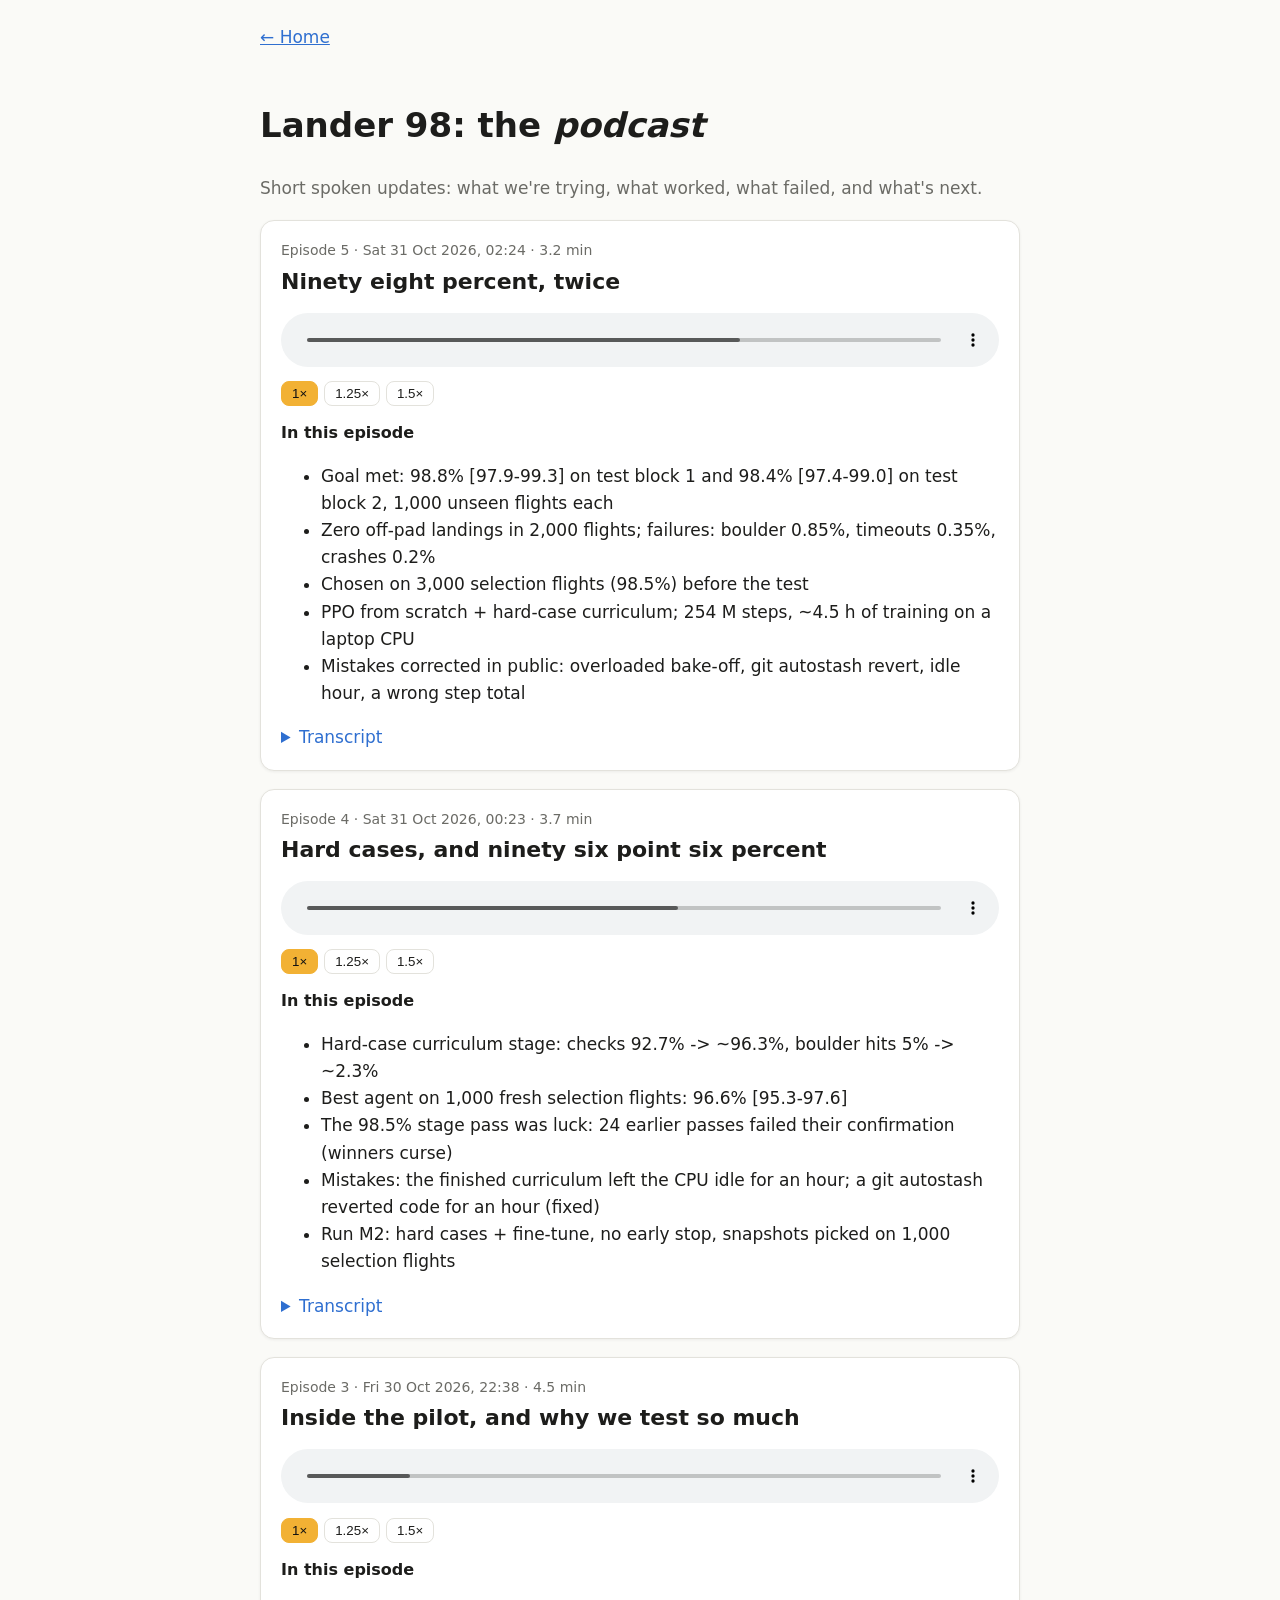
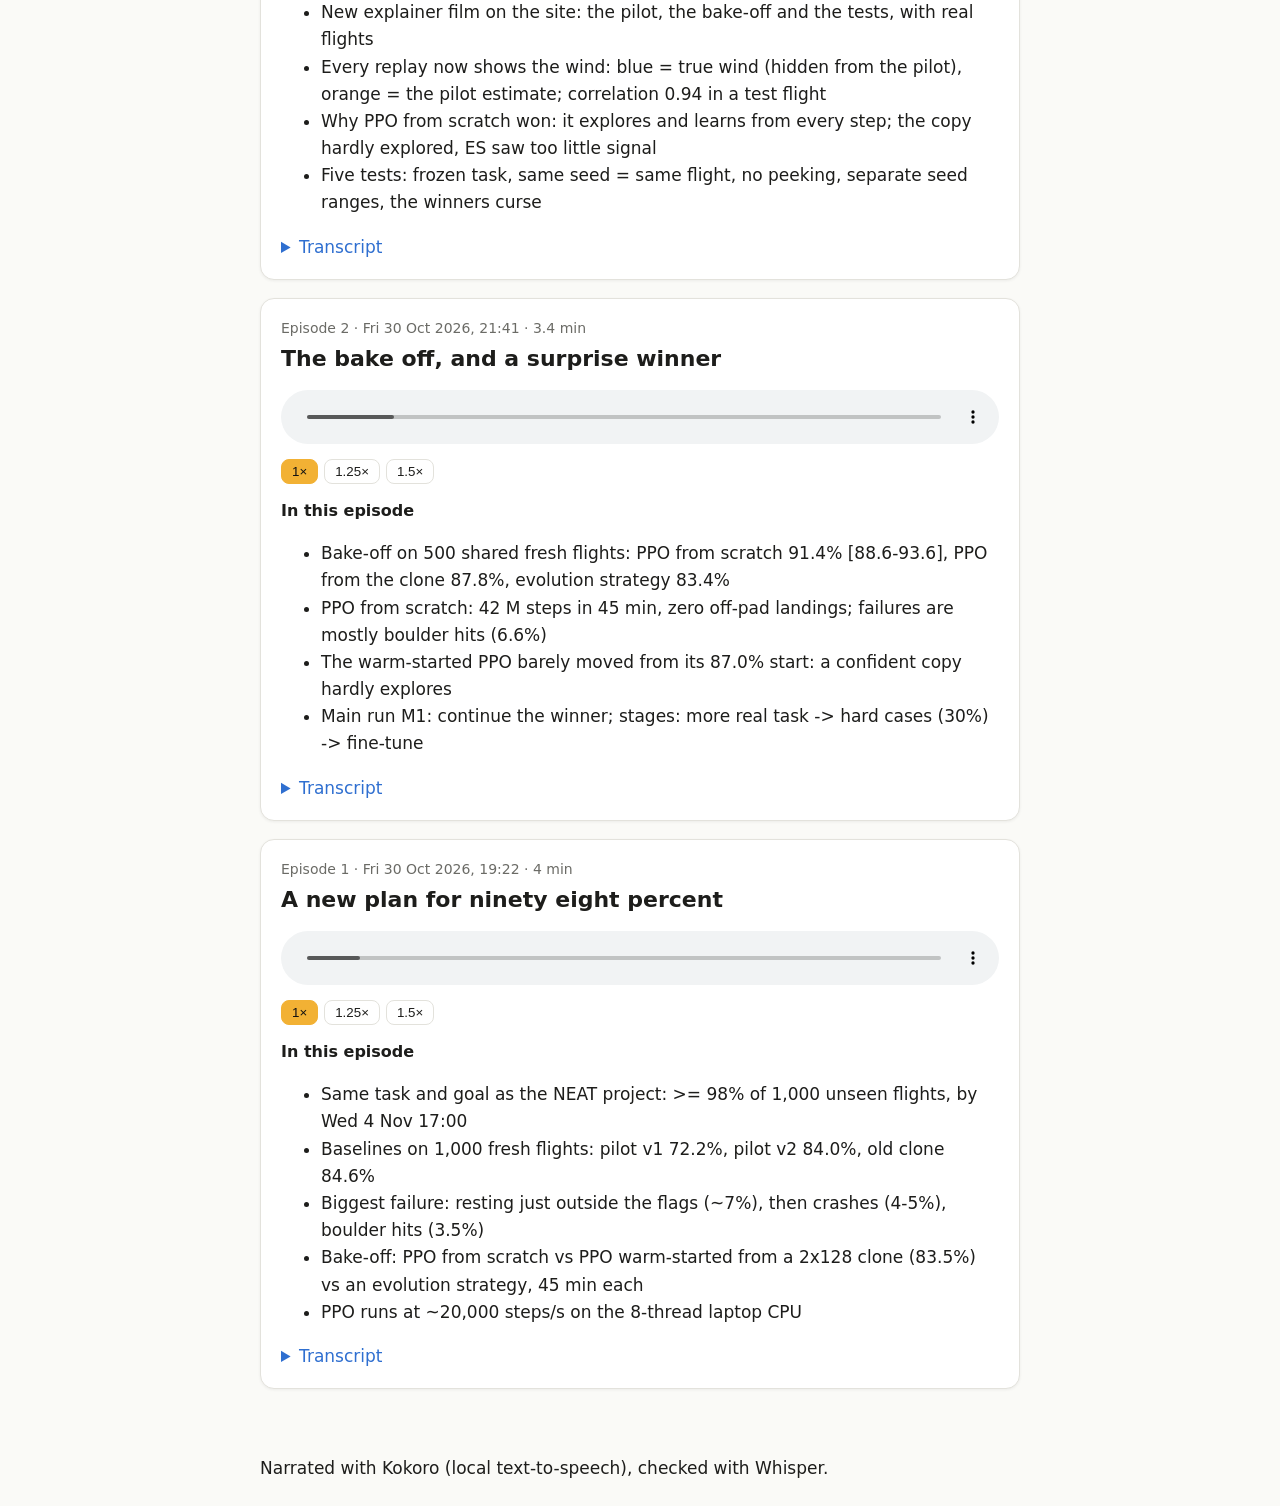
<file: docs/podcast/index.html>
<!doctype html>
<html lang="en">
<head>
<meta charset="utf-8">
<meta name="viewport" content="width=device-width, initial-scale=1">
<title>Lander 98: Podcast</title>
<style>
  :root { --bg:#fafaf7; --surface:#fff; --text:#1d1d1b; --muted:#6b6b66; --line:#e3e2dc; --accent:#f2b134; --blue:#2f6fd0; --shadow:0 1px 3px rgba(0,0,0,.06); }
  @media (prefers-color-scheme: dark) { :root { --bg:#15161a; --surface:#1e2026; --text:#e8e6e1; --muted:#9a988f; --line:#2e3038; --blue:#7fb0ff; } }
  body { background:var(--bg); color:var(--text); font:17px/1.6 system-ui, sans-serif; margin:0; }
  .wrap { max-width:760px; margin:0 auto; padding:24px 16px; } .lede { color:var(--muted); }
  a { color:var(--blue); } .btn { border:1px solid var(--line); background:var(--surface); color:var(--text); border-radius:8px; padding:4px 10px; cursor:pointer; }
  .ep { background: var(--surface); border: 1px solid var(--line); border-radius: 14px; padding: 18px 20px; margin: 18px 0; box-shadow: var(--shadow); }
  .ep h2 { margin: 2px 0 2px; font-size: 22px; }
  .ep .meta { color: var(--muted); font-size: 14px; }
  .ep audio { width: 100%; margin: 12px 0 6px; }
  .speeds { display: flex; gap: 6px; flex-wrap: wrap; }
  .speeds button.on { background: var(--accent); color: #111; border-color: var(--accent); }
  details { margin-top: 10px; } summary { cursor: pointer; color: var(--blue); }
  .transcript p { margin: 0 0 12px; }
</style>
</head>
<body data-root="..">
<header class="wrap" style="padding-bottom:0"><a href="../index.html">&larr; Home</a></header>
<main class="wrap narrow">
  <div class="hero" style="padding-bottom:0">
    <h1>Lander 98: the <em>podcast</em></h1>
    <p class="lede">Short spoken updates: what we're trying, what worked, what failed, and what's next.</p>
  </div>
  <div id="eps"><p class="note">Loading…</p></div>
</main>
<footer class="wrap narrow">Narrated with Kokoro (local text-to-speech), checked with Whisper.</footer>
<script>
fetch("../data/podcast.json", { cache: "no-store" }).then(r => r.json()).then(d => {
  document.getElementById("eps").innerHTML = d.episodes.length ? d.episodes.map(e => `
    <div class="ep"><div class="meta">Episode ${e.n} · ${e.date} · ${e.minutes} min</div><h2>${e.title.replace(/^Episode \d+:\s*/, "")}</h2>
      <audio controls preload="metadata" src="${e.mp3}"></audio>
      <div class="speeds">${[1, 1.25, 1.5].map(s => `<button class="btn${s === 1 ? " on" : ""}" data-s="${s}">${s}×</button>`).join("")}</div>
      ${e.notes.length ? `<h3 style="font-size:16px;margin:14px 0 4px">In this episode</h3><ul>${e.notes.map(n => `<li>${n}</li>`).join("")}</ul>` : ""}
      <details><summary>Transcript</summary><div class="transcript">${e.transcript.map(p => `<p>${p}</p>`).join("")}</div></details>
    </div>`).join("") : "<p>No episodes yet.</p>";
  document.querySelectorAll(".ep").forEach(ep => ep.querySelectorAll(".speeds button").forEach(b => b.onclick = () => {
    ep.querySelector("audio").playbackRate = +b.dataset.s;
    ep.querySelectorAll(".speeds button").forEach(x => x.classList.toggle("on", x === b));
  }));
});
</script>
</body>
</html>
</file>
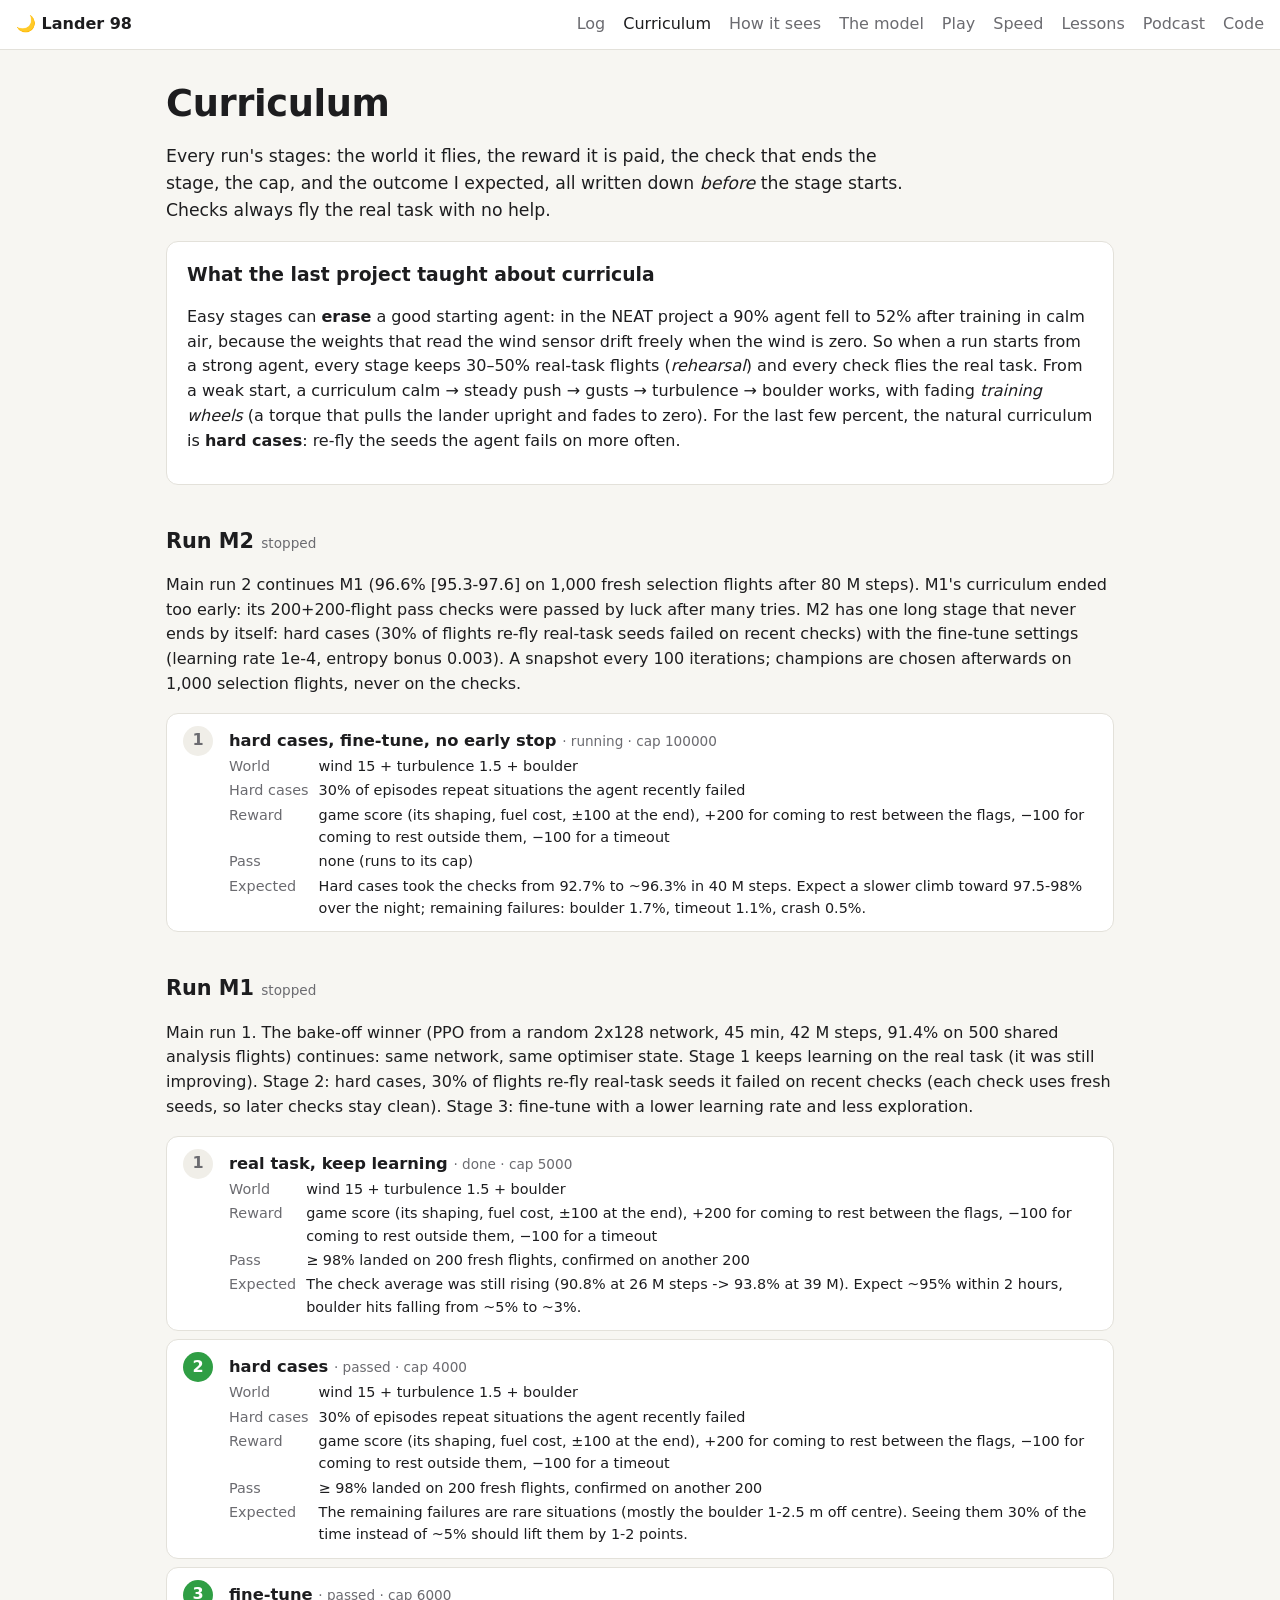
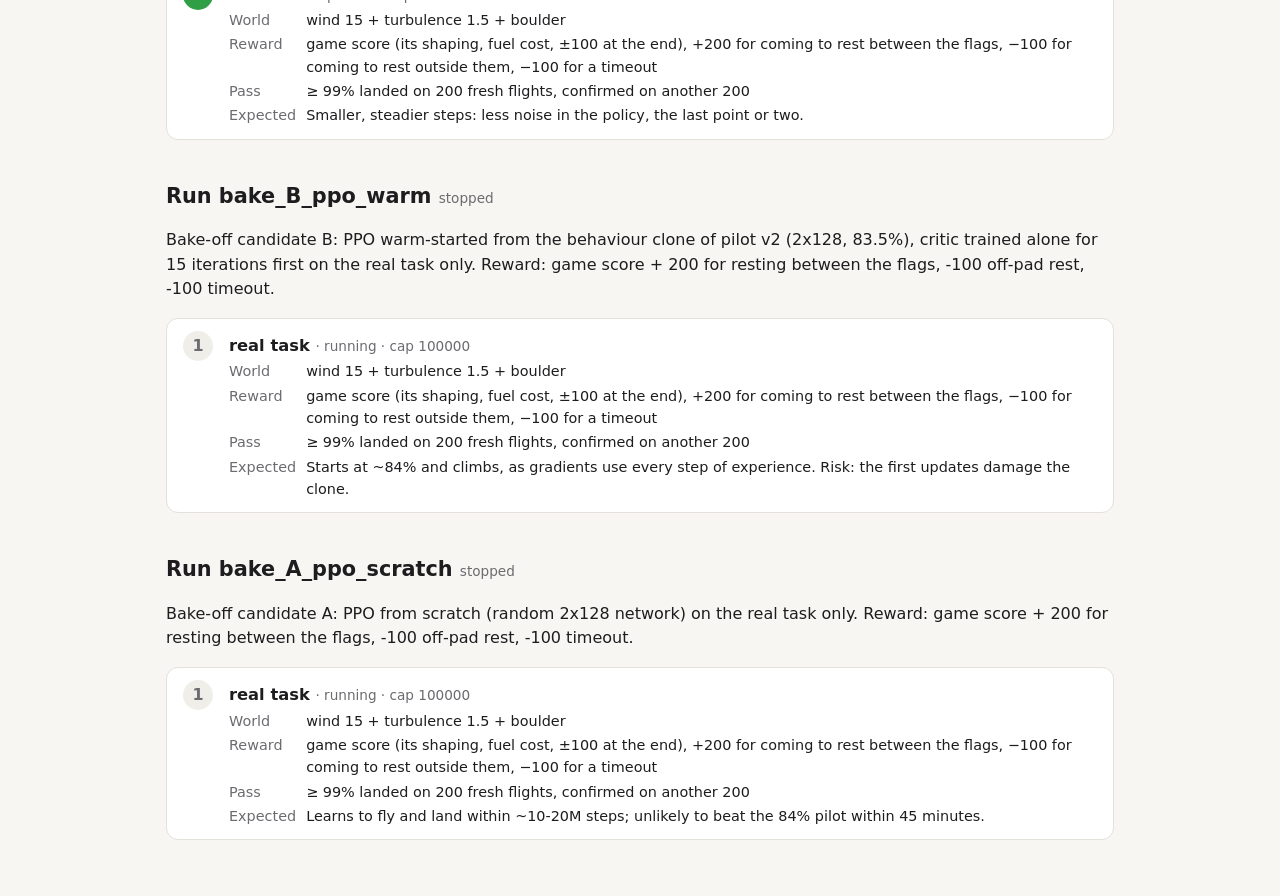
<file: docs/curriculum.html>
<!doctype html>
<html lang="en">
<head>
<meta charset="utf-8">
<meta name="viewport" content="width=device-width, initial-scale=1">
<title>Lander 98: Curriculum</title>
<link rel="stylesheet" href="style.css?v=ea0a339d">
</head>
<body>
<main>
<h1>Curriculum</h1>
<p class="lede">Every run's stages: the world it flies, the reward it is paid, the check that ends the stage, the cap, and the
outcome I expected, all written down <i>before</i> the stage starts. Checks always fly the real task with no help.</p>
<div class="box"><h3>What the last project taught about curricula</h3>
<p>Easy stages can <b>erase</b> a good starting agent: in the NEAT project a 90% agent fell to 52% after training in calm air,
because the weights that read the wind sensor drift freely when the wind is zero. So when a run starts from a strong agent,
every stage keeps 30–50% real-task flights (<i>rehearsal</i>) and every check flies the real task. From a weak start, a curriculum
calm → steady push → gusts → turbulence → boulder works, with fading <i>training wheels</i> (a torque that pulls the lander
upright and fades to zero). For the last few percent, the natural curriculum is <b>hard cases</b>: re-fly the seeds the agent
fails on more often.</p></div>
<div id="runs"></div>
</main>
<script src="site.js?v=0d84d0ec"></script>
<script src="common.js?v=448bd7f6"></script>
<script src="project.js?v=efb6a807"></script>
<script src="curriculum.js?v=9a10b8a4"></script>
</body></html>
</file>
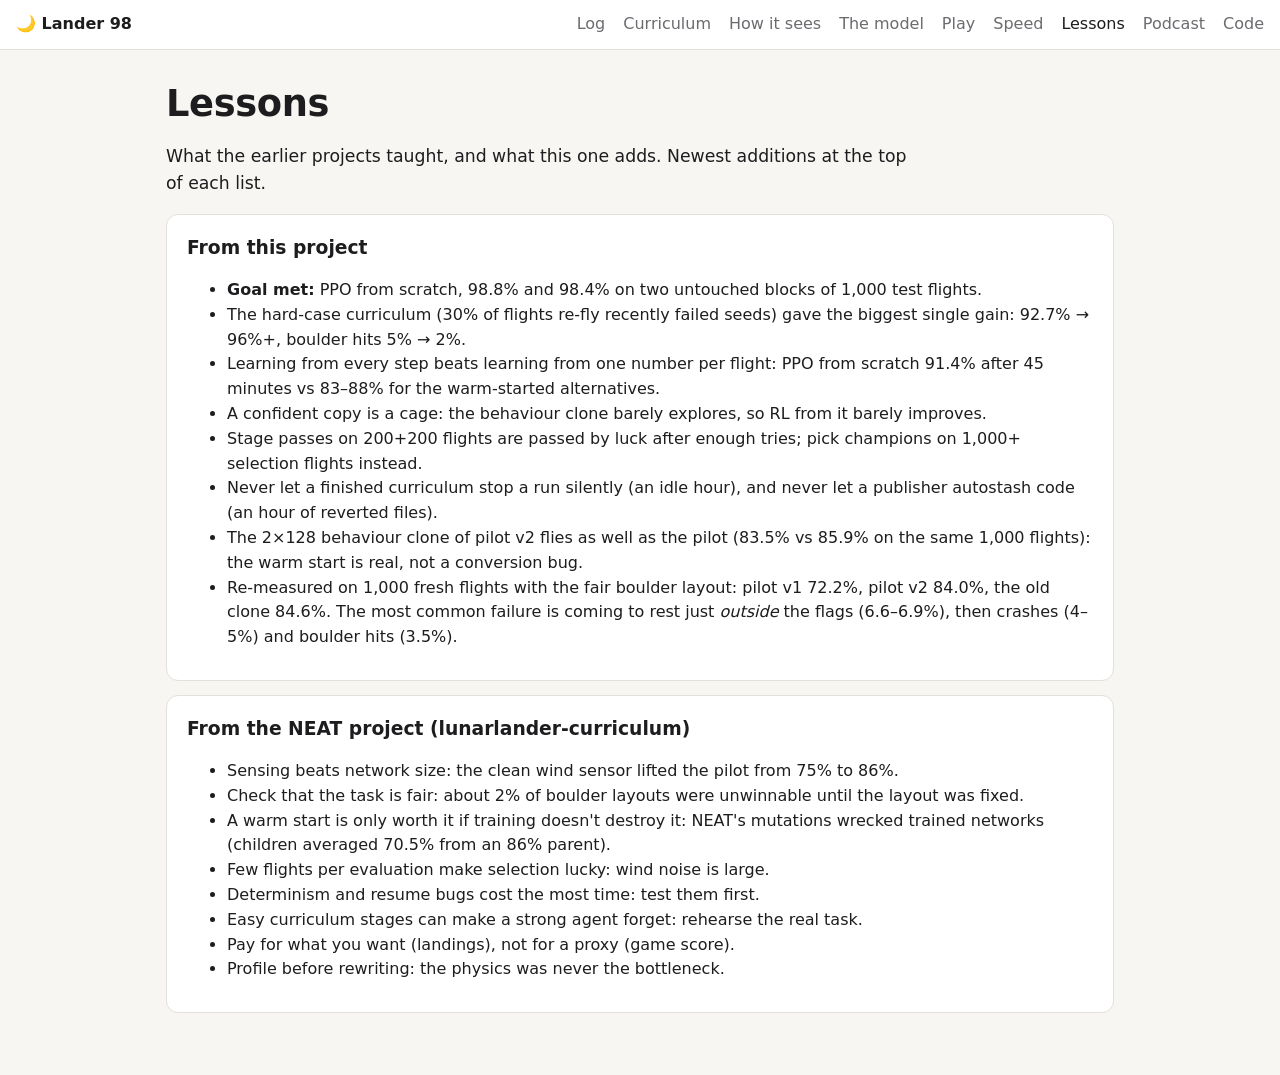
<file: docs/lessons.html>
<!doctype html>
<html lang="en">
<head>
<meta charset="utf-8">
<meta name="viewport" content="width=device-width, initial-scale=1">
<title>Lander 98: Lessons</title>
<link rel="stylesheet" href="style.css?v=ea0a339d">
</head>
<body>
<main>
<h1>Lessons</h1>
<p class="lede">What the earlier projects taught, and what this one adds. Newest additions at the top of each list.</p>
<div class="box"><h3>From this project</h3><ul id="new">
<li><b>Goal met:</b> PPO from scratch, 98.8% and 98.4% on two untouched blocks of 1,000 test flights.</li>
<li>The hard-case curriculum (30% of flights re-fly recently failed seeds) gave the biggest single gain: 92.7% → 96%+, boulder hits 5% → 2%.</li>
<li>Learning from every step beats learning from one number per flight: PPO from scratch 91.4% after 45 minutes vs 83–88% for the warm-started alternatives.</li>
<li>A confident copy is a cage: the behaviour clone barely explores, so RL from it barely improves.</li>
<li>Stage passes on 200+200 flights are passed by luck after enough tries; pick champions on 1,000+ selection flights instead.</li>
<li>Never let a finished curriculum stop a run silently (an idle hour), and never let a publisher autostash code (an hour of reverted files).</li>
<li>The 2×128 behaviour clone of pilot v2 flies as well as the pilot (83.5% vs 85.9% on the same 1,000 flights): the warm start is real, not a conversion bug.</li>
<li>Re-measured on 1,000 fresh flights with the fair boulder layout: pilot v1 72.2%, pilot v2 84.0%, the old clone 84.6%. The most common failure is coming to rest just <i>outside</i> the flags (6.6–6.9%), then crashes (4–5%) and boulder hits (3.5%).</li>
</ul></div>
<div class="box"><h3>From the NEAT project (lunarlander-curriculum)</h3><ul>
<li>Sensing beats network size: the clean wind sensor lifted the pilot from 75% to 86%.</li>
<li>Check that the task is fair: about 2% of boulder layouts were unwinnable until the layout was fixed.</li>
<li>A warm start is only worth it if training doesn't destroy it: NEAT's mutations wrecked trained networks (children averaged 70.5% from an 86% parent).</li>
<li>Few flights per evaluation make selection lucky: wind noise is large.</li>
<li>Determinism and resume bugs cost the most time: test them first.</li>
<li>Easy curriculum stages can make a strong agent forget: rehearse the real task.</li>
<li>Pay for what you want (landings), not for a proxy (game score).</li>
<li>Profile before rewriting: the physics was never the bottleneck.</li>
</ul></div>
</main>
<script src="site.js?v=0d84d0ec"></script>
<script src="common.js?v=448bd7f6"></script>
<script src="project.js?v=efb6a807"></script>
</body></html>
</file>
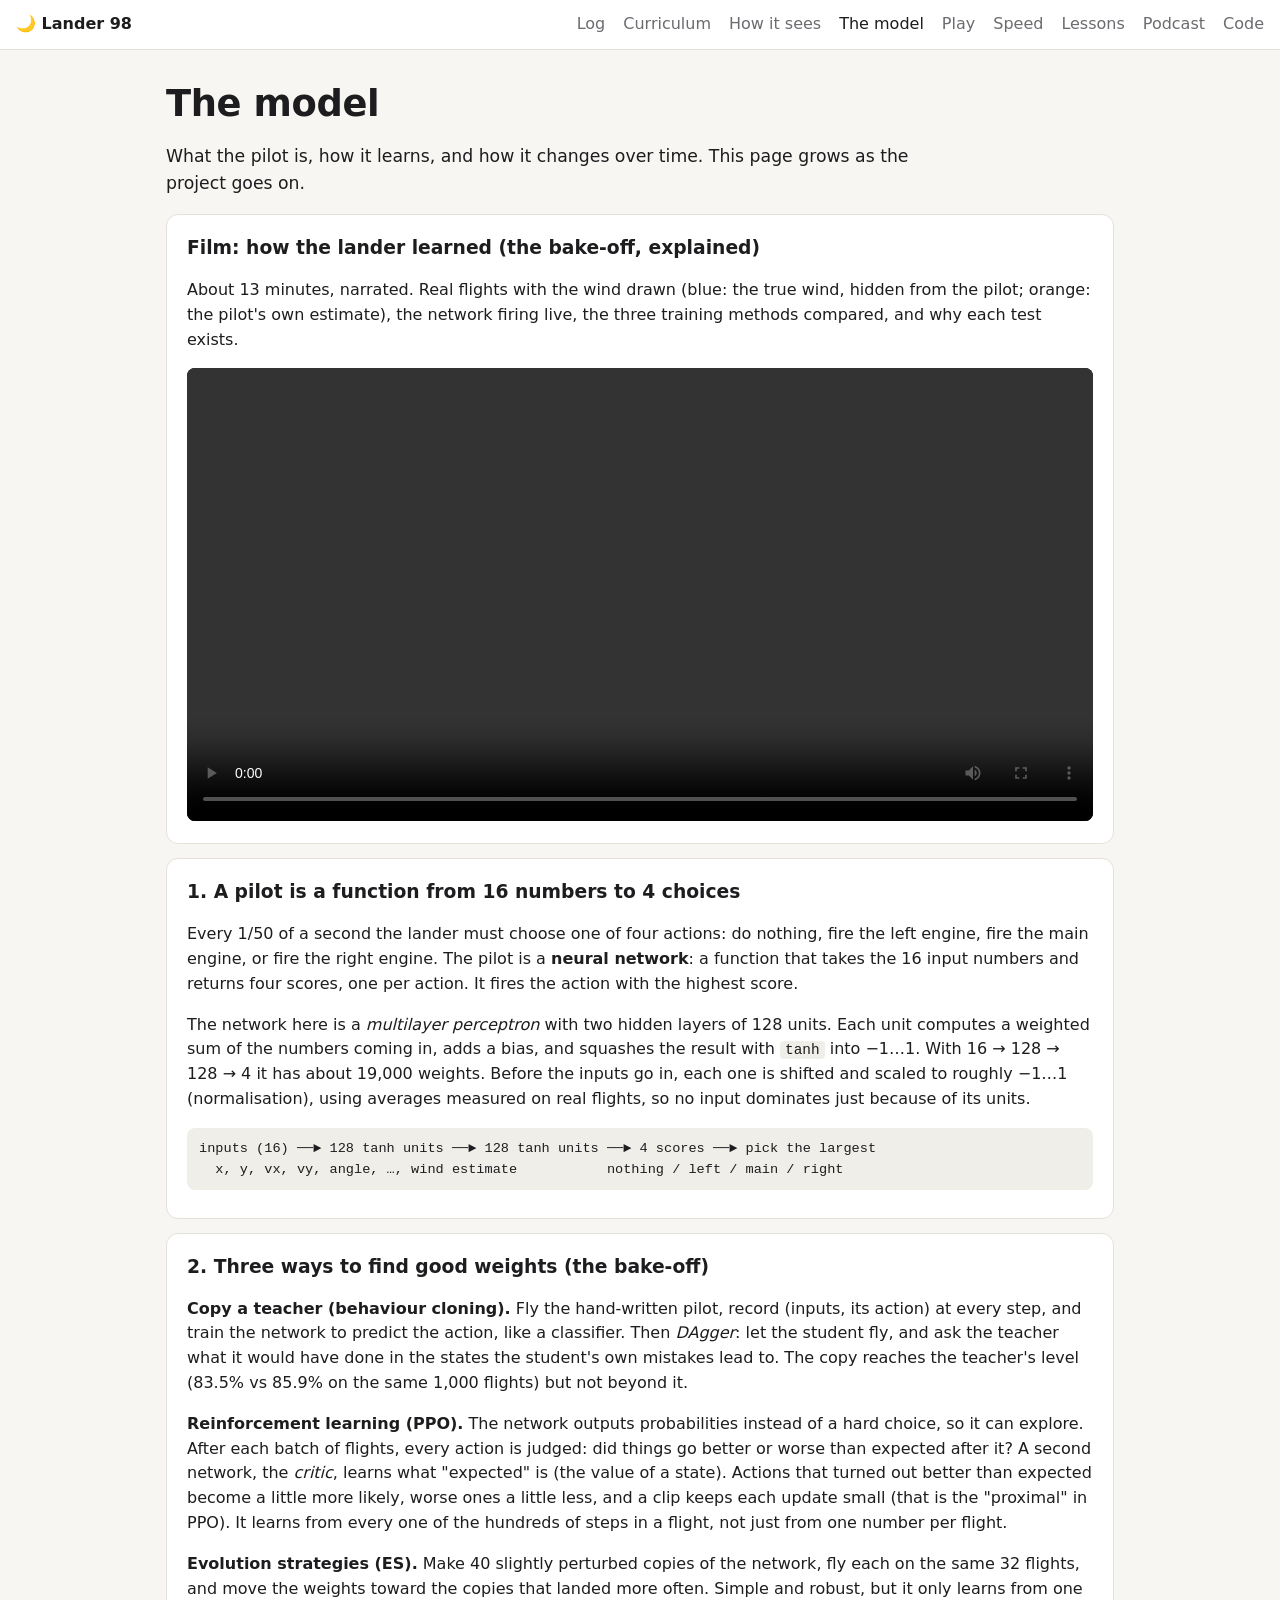
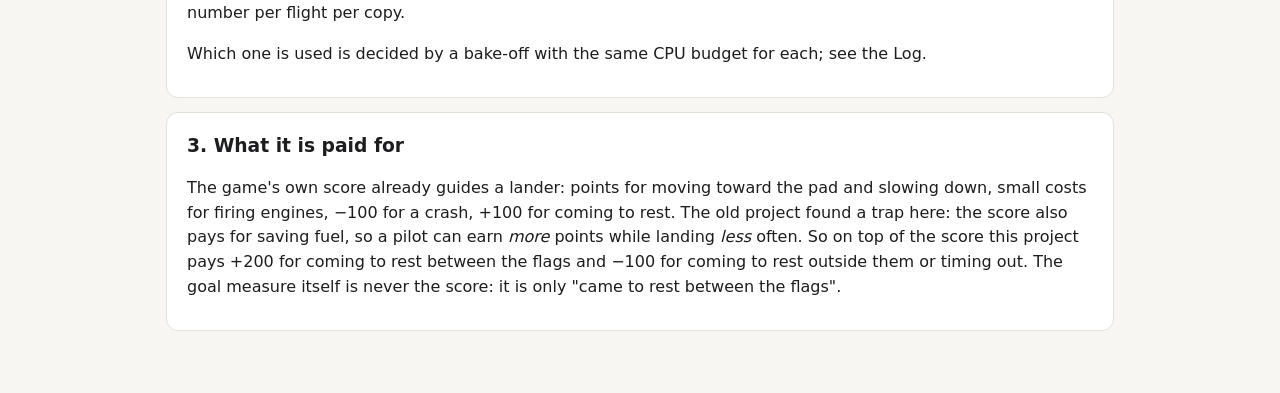
<file: docs/model.html>
<!doctype html>
<html lang="en">
<head>
<meta charset="utf-8">
<meta name="viewport" content="width=device-width, initial-scale=1">
<title>Lander 98: The model</title>
<link rel="stylesheet" href="style.css?v=ea0a339d">
</head>
<body>
<main>
<h1>The model</h1>
<p class="lede">What the pilot is, how it learns, and how it changes over time. This page grows as the project goes on.</p>
<div class="box"><h3>Film: how the lander learned (the bake-off, explained)</h3>
<p>About 13 minutes, narrated. Real flights with the wind drawn (blue: the true wind, hidden from the pilot; orange: the pilot's
own estimate), the network firing live, the three training methods compared, and why each test exists.</p>
<video controls preload="metadata" style="width:100%;border-radius:8px;background:#000" src="video/bakeoff.mp4"></video></div>
<div class="box"><h3>1. A pilot is a function from 16 numbers to 4 choices</h3>
<p>Every 1/50 of a second the lander must choose one of four actions: do nothing, fire the left engine, fire the main engine,
or fire the right engine. The pilot is a <b>neural network</b>: a function that takes the 16 input numbers and returns four
scores, one per action. It fires the action with the highest score.</p>
<p>The network here is a <i>multilayer perceptron</i> with two hidden layers of 128 units. Each unit computes a weighted sum
of the numbers coming in, adds a bias, and squashes the result with <code>tanh</code> into −1…1. With 16 → 128 → 128 → 4 it
has about 19,000 weights. Before the inputs go in, each one is shifted and scaled to roughly −1…1 (normalisation), using
averages measured on real flights, so no input dominates just because of its units.</p>
<pre>inputs (16) ──► 128 tanh units ──► 128 tanh units ──► 4 scores ──► pick the largest
  x, y, vx, vy, angle, …, wind estimate           nothing / left / main / right</pre></div>
<div class="box"><h3>2. Three ways to find good weights (the bake-off)</h3>
<p><b>Copy a teacher (behaviour cloning).</b> Fly the hand-written pilot, record (inputs, its action) at every step, and train
the network to predict the action, like a classifier. Then <i>DAgger</i>: let the student fly, and ask the teacher what it would
have done in the states the student's own mistakes lead to. The copy reaches the teacher's level (83.5% vs 85.9% on the same
1,000 flights) but not beyond it.</p>
<p><b>Reinforcement learning (PPO).</b> The network outputs probabilities instead of a hard choice, so it can explore. After
each batch of flights, every action is judged: did things go better or worse than expected after it? A second network, the
<i>critic</i>, learns what "expected" is (the value of a state). Actions that turned out better than expected become a little
more likely, worse ones a little less, and a clip keeps each update small (that is the "proximal" in PPO). It learns from every
one of the hundreds of steps in a flight, not just from one number per flight.</p>
<p><b>Evolution strategies (ES).</b> Make 40 slightly perturbed copies of the network, fly each on the same 32 flights, and move
the weights toward the copies that landed more often. Simple and robust, but it only learns from one number per flight per copy.</p>
<p>Which one is used is decided by a bake-off with the same CPU budget for each; see the Log.</p></div>
<div class="box"><h3>3. What it is paid for</h3>
<p>The game's own score already guides a lander: points for moving toward the pad and slowing down, small costs for firing
engines, −100 for a crash, +100 for coming to rest. The old project found a trap here: the score also pays for saving fuel,
so a pilot can earn <i>more</i> points while landing <i>less</i> often. So on top of the score this project pays +200 for
coming to rest between the flags and −100 for coming to rest outside them or timing out. The goal measure itself is never
the score: it is only "came to rest between the flags".</p></div>
<div id="history"></div>
</main>
<script src="site.js?v=0d84d0ec"></script>
<script src="common.js?v=448bd7f6"></script>
<script src="project.js?v=efb6a807"></script>
</body></html>
</file>
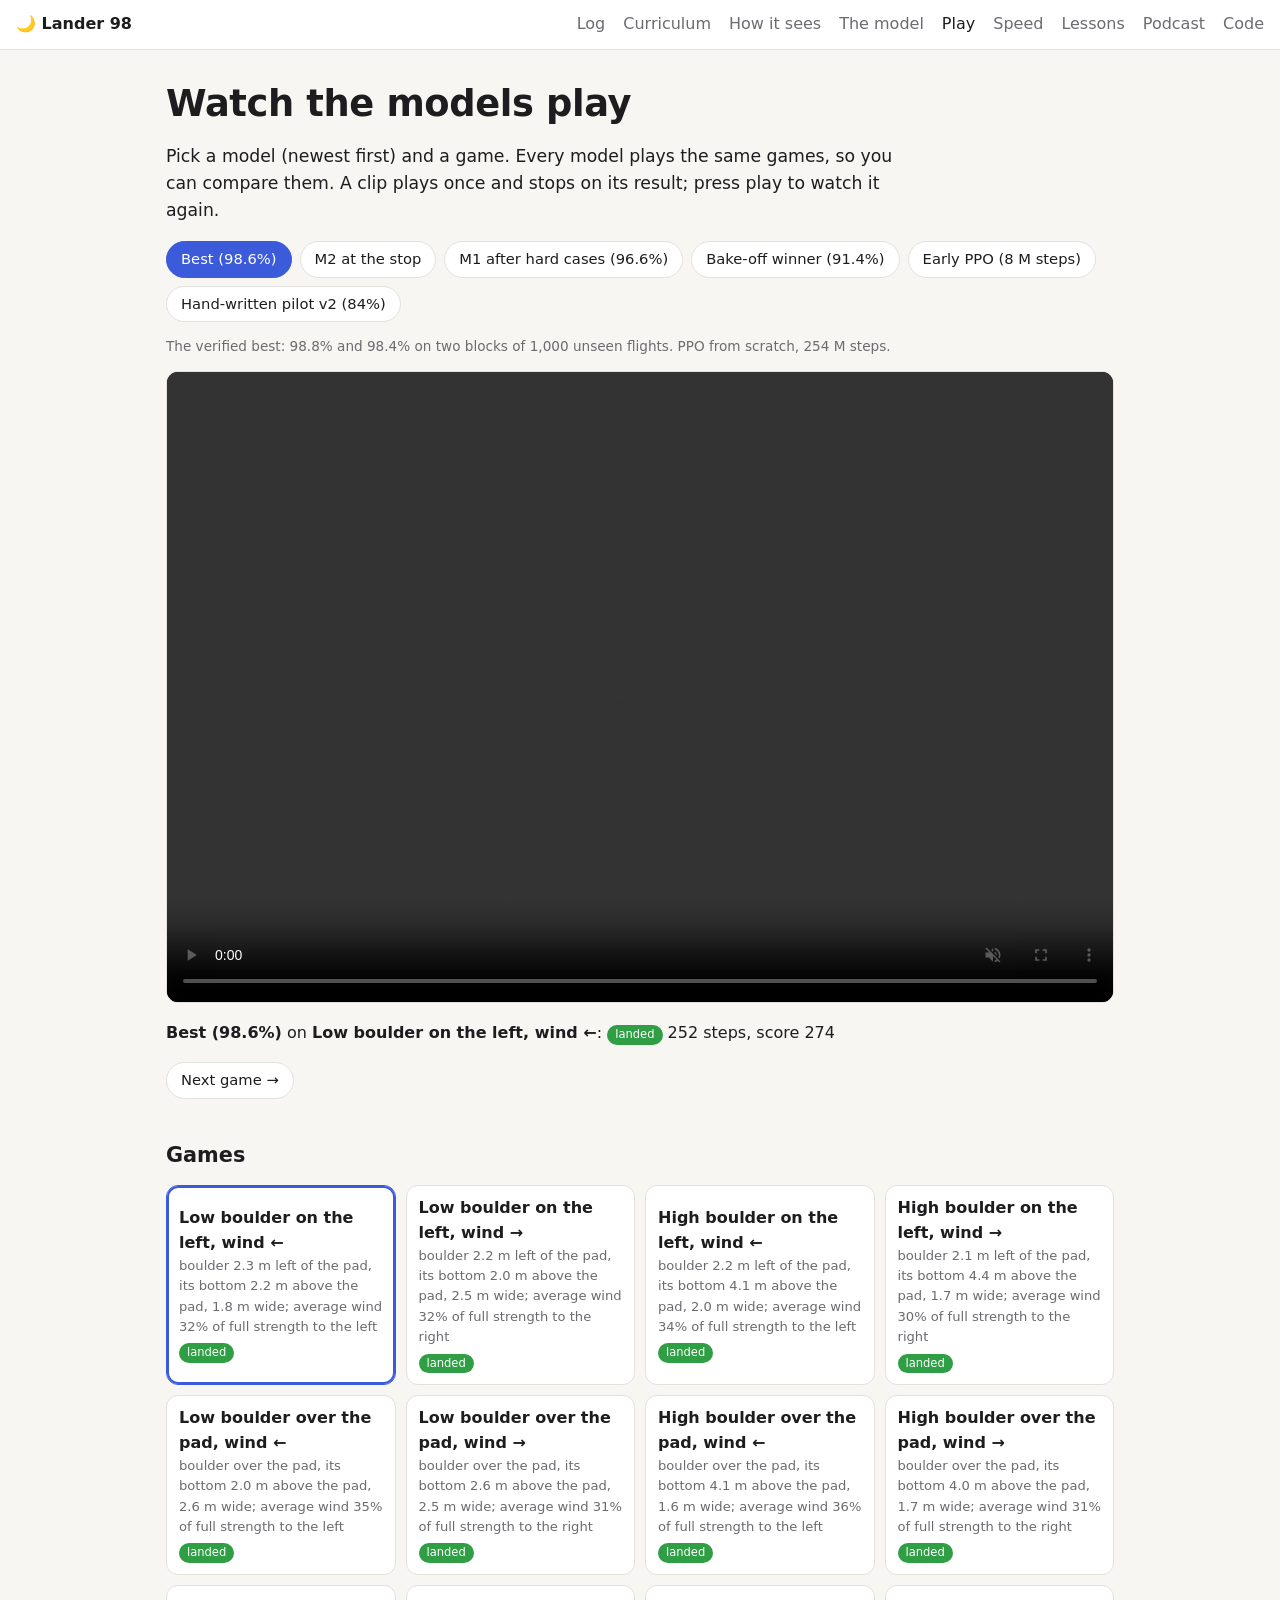
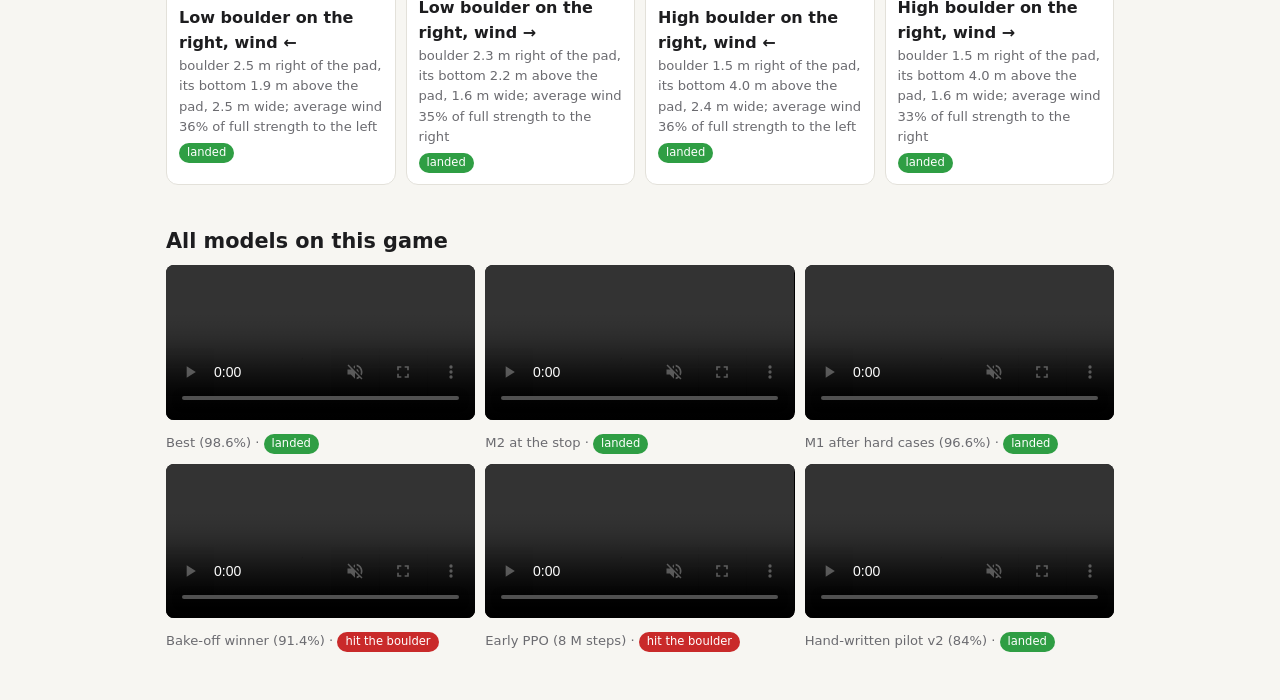
<file: docs/play.html>
<!doctype html>
<html lang="en">
<head>
<meta charset="utf-8">
<meta name="viewport" content="width=device-width, initial-scale=1">
<title>Play</title>
<link rel="stylesheet" href="style.css?v=ea0a339d">
</head>
<body>
<main>
<h1>Watch the models play</h1>
<p class="lede">Pick a model (newest first) and a game. Every model plays the same games, so you can compare them. A clip plays
once and stops on its result; press play to watch it again.</p>
<div class="picker" id="models"></div>
<p class="muted small" id="mnote"></p>
<div class="player" id="player"><video id="video" controls muted playsinline preload="metadata"></video></div>
<p id="caption"></p>
<div class="picker"><button id="next">Next game →</button></div>
<h2>Games</h2>
<div class="games" id="games"></div>
<h2>All models on this game</h2>
<div class="cmp" id="cmp"></div>
</main>
<script src="site.js?v=0d84d0ec"></script>
<script src="common.js?v=448bd7f6"></script>
<script src="project.js?v=efb6a807"></script>
<script src="play.js?v=bdb3d051"></script>
</body>
</html>
</file>
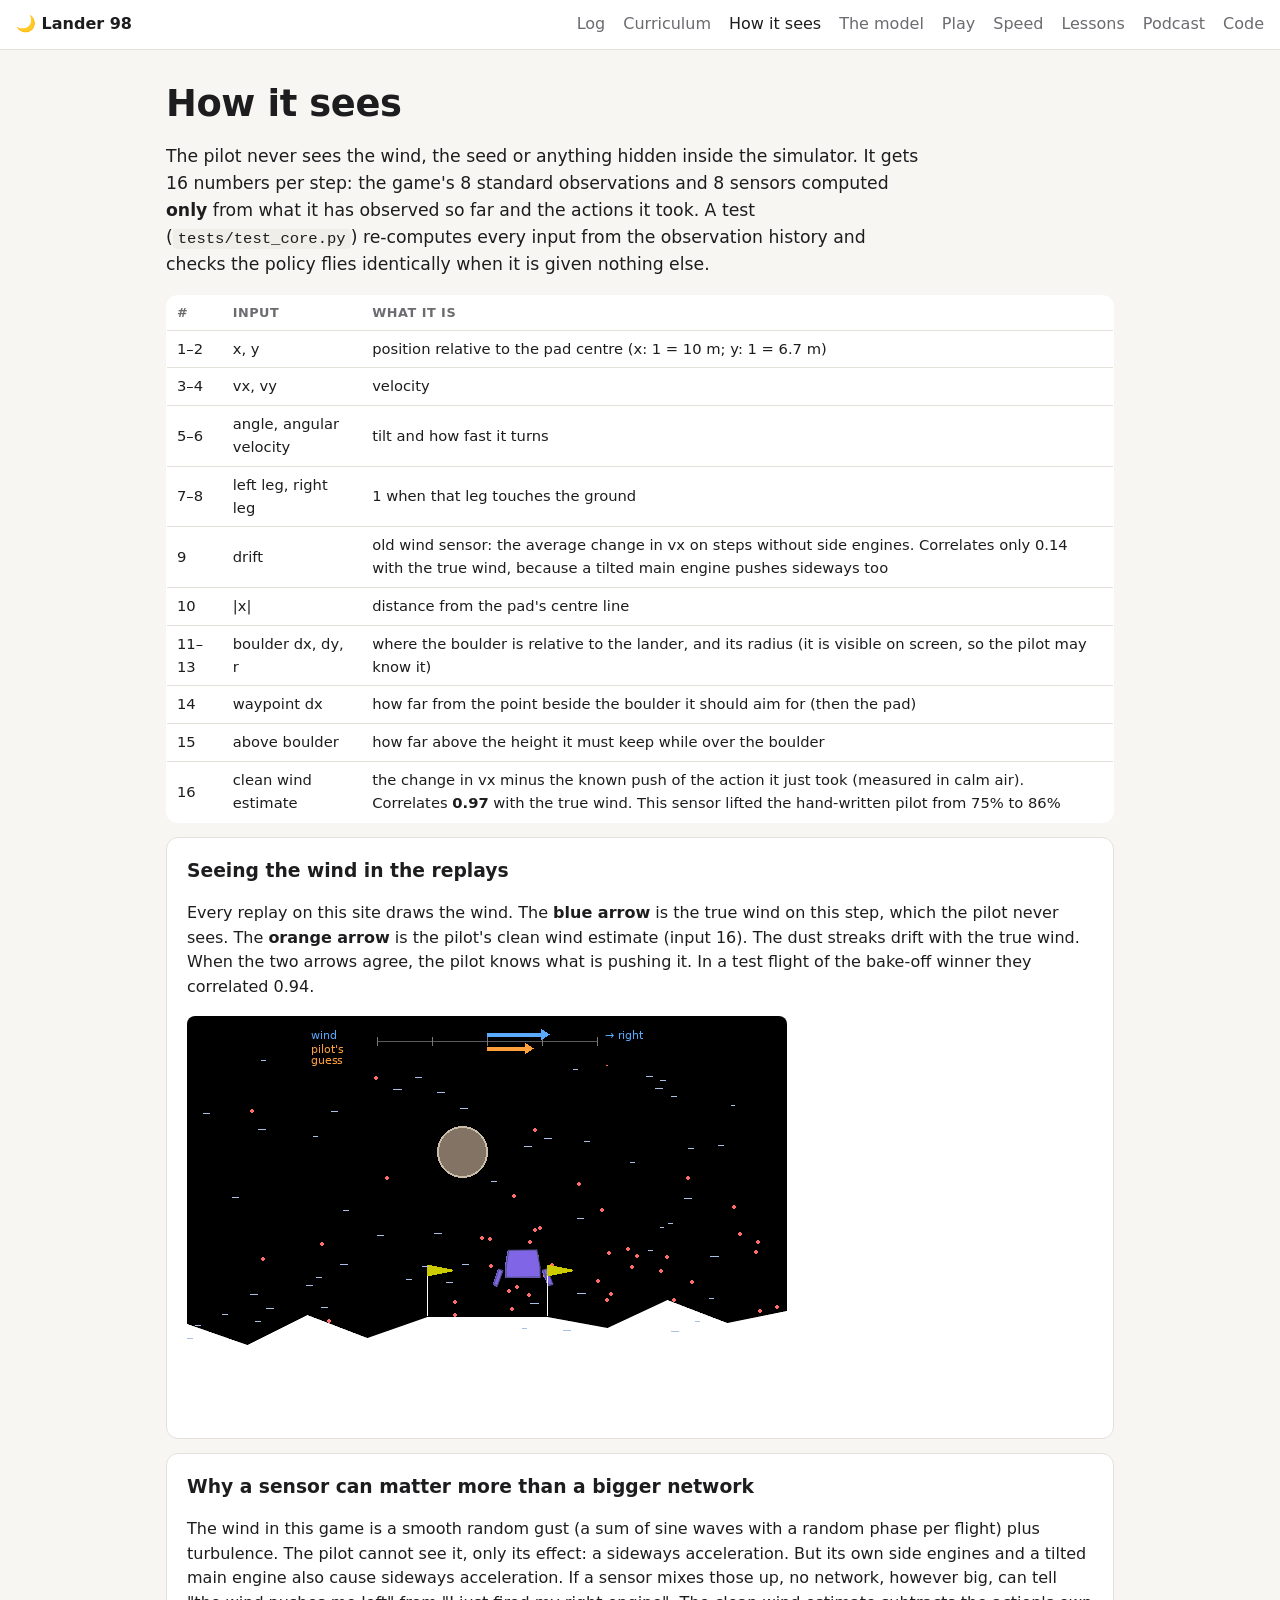
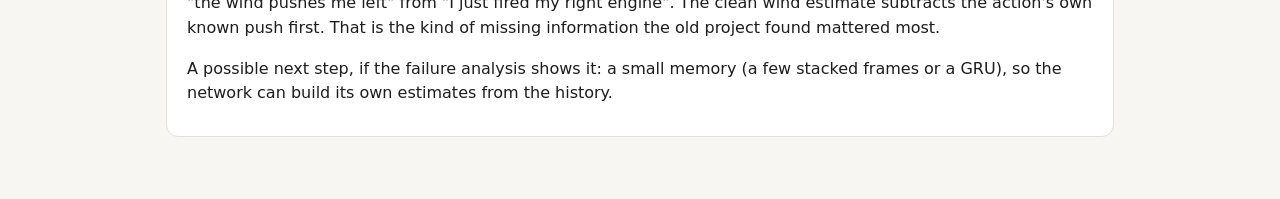
<file: docs/senses.html>
<!doctype html>
<html lang="en">
<head>
<meta charset="utf-8">
<meta name="viewport" content="width=device-width, initial-scale=1">
<title>Lander 98: How it sees</title>
<link rel="stylesheet" href="style.css?v=ea0a339d">
</head>
<body>
<main>
<h1>How it sees</h1>
<p class="lede">The pilot never sees the wind, the seed or anything hidden inside the simulator. It gets 16 numbers per step:
the game's 8 standard observations and 8 sensors computed <b>only</b> from what it has observed so far and the actions it took.
A test (<code>tests/test_core.py</code>) re-computes every input from the observation history and checks the policy flies
identically when it is given nothing else.</p>
<div class="tablewrap"><table class="t">
<tr><th>#</th><th>Input</th><th>What it is</th></tr>
<tr><td>1–2</td><td>x, y</td><td>position relative to the pad centre (x: 1 = 10 m; y: 1 = 6.7 m)</td></tr>
<tr><td>3–4</td><td>vx, vy</td><td>velocity</td></tr>
<tr><td>5–6</td><td>angle, angular velocity</td><td>tilt and how fast it turns</td></tr>
<tr><td>7–8</td><td>left leg, right leg</td><td>1 when that leg touches the ground</td></tr>
<tr><td>9</td><td>drift</td><td>old wind sensor: the average change in vx on steps without side engines. Correlates only 0.14 with the true wind, because a tilted main engine pushes sideways too</td></tr>
<tr><td>10</td><td>|x|</td><td>distance from the pad's centre line</td></tr>
<tr><td>11–13</td><td>boulder dx, dy, r</td><td>where the boulder is relative to the lander, and its radius (it is visible on screen, so the pilot may know it)</td></tr>
<tr><td>14</td><td>waypoint dx</td><td>how far from the point beside the boulder it should aim for (then the pad)</td></tr>
<tr><td>15</td><td>above boulder</td><td>how far above the height it must keep while over the boulder</td></tr>
<tr><td>16</td><td>clean wind estimate</td><td>the change in vx minus the known push of the action it just took (measured in calm air). Correlates <b>0.97</b> with the true wind. This sensor lifted the hand-written pilot from 75% to 86%</td></tr>
</table></div>
<div class="box"><h3>Seeing the wind in the replays</h3>
<p>Every replay on this site draws the wind. The <b>blue arrow</b> is the true wind on this step, which the pilot never sees.
The <b>orange arrow</b> is the pilot's clean wind estimate (input 16). The dust streaks drift with the true wind. When the two arrows
agree, the pilot knows what is pushing it. In a test flight of the bake-off winner they correlated 0.94.</p>
<img src="wind_gauge.png" alt="a frame with the wind gauge, wind dust, the boulder and the lander" style="max-width:100%;border-radius:8px"></div>
<div class="box"><h3>Why a sensor can matter more than a bigger network</h3>
<p>The wind in this game is a smooth random gust (a sum of sine waves with a random phase per flight) plus turbulence. The
pilot cannot see it, only its effect: a sideways acceleration. But its own side engines and a tilted main engine also cause
sideways acceleration. If a sensor mixes those up, no network, however big, can tell "the wind pushes me left" from "I just
fired my right engine". The clean wind estimate subtracts the action's own known push first. That is the kind of missing
information the old project found mattered most.</p>
<p>A possible next step, if the failure analysis shows it: a small memory (a few stacked frames or a GRU), so the network
can build its own estimates from the history.</p></div>
</main>
<script src="site.js?v=0d84d0ec"></script>
<script src="common.js?v=448bd7f6"></script>
<script src="project.js?v=efb6a807"></script>
</body></html>
</file>
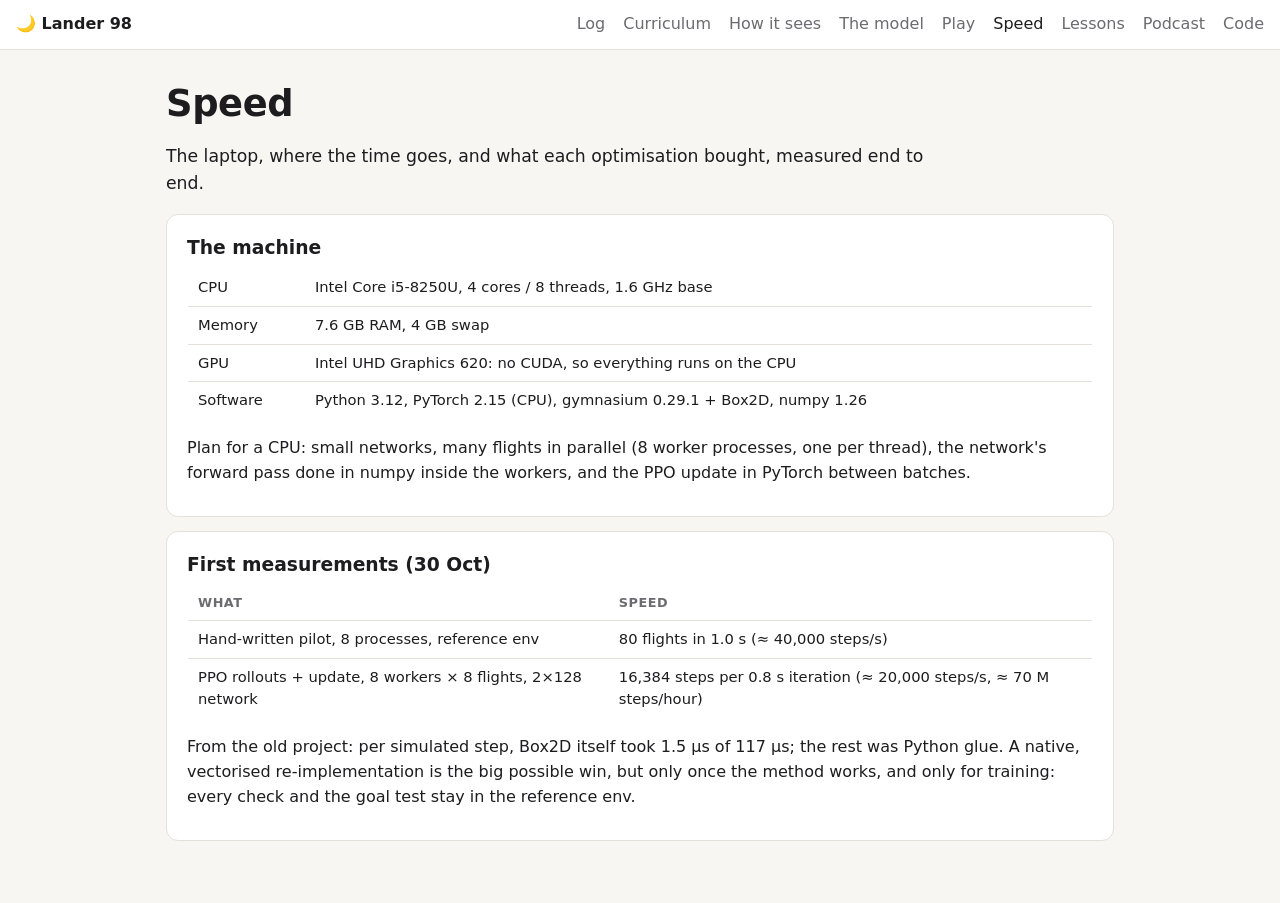
<file: docs/speed.html>
<!doctype html>
<html lang="en">
<head>
<meta charset="utf-8">
<meta name="viewport" content="width=device-width, initial-scale=1">
<title>Lander 98: Speed</title>
<link rel="stylesheet" href="style.css?v=ea0a339d">
</head>
<body>
<main>
<h1>Speed</h1>
<p class="lede">The laptop, where the time goes, and what each optimisation bought, measured end to end.</p>
<div class="box"><h3>The machine</h3>
<div class="tablewrap"><table class="t">
<tr><td>CPU</td><td>Intel Core i5-8250U, 4 cores / 8 threads, 1.6 GHz base</td></tr>
<tr><td>Memory</td><td>7.6 GB RAM, 4 GB swap</td></tr>
<tr><td>GPU</td><td>Intel UHD Graphics 620: no CUDA, so everything runs on the CPU</td></tr>
<tr><td>Software</td><td>Python 3.12, PyTorch 2.15 (CPU), gymnasium 0.29.1 + Box2D, numpy 1.26</td></tr>
</table></div>
<p>Plan for a CPU: small networks, many flights in parallel (8 worker processes, one per thread), the network's forward
pass done in numpy inside the workers, and the PPO update in PyTorch between batches.</p></div>
<div class="box"><h3>First measurements (30 Oct)</h3>
<div class="tablewrap"><table class="t">
<tr><th>What</th><th>Speed</th></tr>
<tr><td>Hand-written pilot, 8 processes, reference env</td><td>80 flights in 1.0 s (≈ 40,000 steps/s)</td></tr>
<tr><td>PPO rollouts + update, 8 workers × 8 flights, 2×128 network</td><td>16,384 steps per 0.8 s iteration (≈ 20,000 steps/s, ≈ 70 M steps/hour)</td></tr>
</table></div>
<p>From the old project: per simulated step, Box2D itself took 1.5 µs of 117 µs; the rest was Python glue. A native,
vectorised re-implementation is the big possible win, but only once the method works, and only for training: every check
and the goal test stay in the reference env.</p></div>
<div id="speedlog"></div>
</main>
<script src="site.js?v=0d84d0ec"></script>
<script src="common.js?v=448bd7f6"></script>
<script src="project.js?v=efb6a807"></script>
</body></html>
</file>
<file: docs/style.css>
:root {
  --bg: #f7f6f2; --panel: #ffffff; --ink: #1d1d1f; --muted: #6b6b70; --line: #e3e1da;
  --accent: #3b5bdb; --good: #2f9e44; --warn: #e8590c; --bad: #c92a2a; --band: rgba(59, 91, 219, .06);
  --code: #f0eee8;
}
@media (prefers-color-scheme: dark) {
  :root:not([data-theme="light"]) {
    --bg: #111215; --panel: #1a1b20; --ink: #ececf1; --muted: #9a9aa3; --line: #2c2d34;
    --accent: #8ea6ff; --good: #69db7c; --warn: #ffa94d; --bad: #ff8787; --band: rgba(142, 166, 255, .08);
    --code: #23242b;
  }
}
:root[data-theme="dark"] {
  --bg: #111215; --panel: #1a1b20; --ink: #ececf1; --muted: #9a9aa3; --line: #2c2d34;
  --accent: #8ea6ff; --good: #69db7c; --warn: #ffa94d; --bad: #ff8787; --band: rgba(142, 166, 255, .08);
  --code: #23242b;
}
* { box-sizing: border-box; }
body { margin: 0; background: var(--bg); color: var(--ink); font: 16px/1.55 system-ui, -apple-system, "Segoe UI", sans-serif; }
main { max-width: 980px; margin: 0 auto; padding: 0 16px 48px; }
nav.top { display: flex; gap: 18px; align-items: center; padding: 12px 16px; border-bottom: 1px solid var(--line);
  background: var(--panel); position: sticky; top: 0; z-index: 5; flex-wrap: wrap; }
nav.top a { color: var(--muted); text-decoration: none; }
nav.top a.on, nav.top a:hover { color: var(--ink); }
nav.top .brand { color: var(--ink); font-weight: 650; margin-right: auto; }
h1 { font-size: clamp(1.6rem, 4vw, 2.3rem); line-height: 1.2; margin: 32px 0 12px; letter-spacing: -.01em; }
h2 { margin: 40px 0 8px; font-size: 1.3rem; }
.lede { font-size: 1.08rem; max-width: 760px; }
.muted { color: var(--muted); } .small { font-size: .85rem; font-weight: 400; }
a { color: var(--accent); }
.cards { display: grid; grid-template-columns: repeat(auto-fit, minmax(170px, 1fr)); gap: 12px; margin-top: 20px; }
.card { background: var(--panel); border: 1px solid var(--line); border-radius: 12px; padding: 14px 16px; }
.card .k { color: var(--muted); font-size: .8rem; text-transform: uppercase; letter-spacing: .05em; }
.card .v { font-size: 1.6rem; font-weight: 650; font-variant-numeric: tabular-nums; }
.card .s { color: var(--muted); font-size: .85rem; }
.stage { background: var(--panel); border: 1px solid var(--line); border-radius: 12px; padding: 12px 16px; margin: 8px 0;
  display: grid; grid-template-columns: 34px 1fr; gap: 4px 12px; }
.stage .n { width: 30px; height: 30px; border-radius: 50%; display: grid; place-items: center; font-weight: 650;
  background: var(--code); color: var(--muted); }
.stage.passed .n { background: var(--good); color: var(--panel); }
.stage.current { border-color: var(--accent); }
.stage.current .n { background: var(--accent); color: var(--panel); }
.stage.capped .n { background: var(--warn); color: var(--panel); }
.stage h3 { margin: 2px 0; font-size: 1.02rem; }
.stage dl { margin: 0; display: grid; grid-template-columns: max-content 1fr; gap: 2px 10px; font-size: .9rem; }
.stage dt { color: var(--muted); }
.stage dd { margin: 0; }
.chartbox { background: var(--panel); border: 1px solid var(--line); border-radius: 12px; padding: 10px; }
.ev { background: var(--panel); border: 1px solid var(--line); border-radius: 12px; padding: 12px 16px; margin: 10px 0;
  display: flex; gap: 16px; flex-wrap: wrap; }
.ev .body { flex: 1 1 320px; min-width: 0; }
.ev .t { color: var(--muted); font-size: .8rem; font-variant-numeric: tabular-nums; }
.ev h4 { margin: 2px 0 4px; font-size: 1rem; }
.ev p { margin: 4px 0; white-space: pre-wrap; }
.ev img { width: 420px; max-width: 100%; border-radius: 8px; border: 1px solid var(--line); background: #000; }
.tag { display: inline-block; font-size: .72rem; padding: 1px 8px; border-radius: 99px; margin-right: 6px;
  background: var(--code); color: var(--muted); text-transform: uppercase; letter-spacing: .04em; }
.tag.stage_pass, .tag.goal_check { background: var(--good); color: var(--panel); }
.tag.new_best { background: var(--accent); color: var(--panel); }
.tag.journal { background: var(--ink); color: var(--panel); }
.tag.stage_cap { background: var(--warn); color: var(--panel); }
.lesson { background: var(--panel); border: 1px solid var(--line); border-radius: 12px; padding: 4px 20px 16px; margin: 16px 0; }
code { background: var(--code); padding: 1px 5px; border-radius: 4px; font-size: .9em; }
footer { max-width: 980px; margin: 0 auto; padding: 24px 16px 40px; color: var(--muted); font-size: .85rem; border-top: 1px solid var(--line); }
table.t { border-collapse: collapse; width: 100%; background: var(--panel); border: 1px solid var(--line); border-radius: 12px;
  overflow: hidden; font-size: .92rem; font-variant-numeric: tabular-nums; }
table.t th, table.t td { padding: 7px 10px; border-bottom: 1px solid var(--line); text-align: left; }
table.t th { color: var(--muted); font-weight: 600; font-size: .8rem; text-transform: uppercase; letter-spacing: .04em; }
table.t tr:last-child td { border-bottom: 0; }
table.t td.num { text-align: right; }
.tablewrap { overflow-x: auto; }
.countdown { font-size: 1.05rem; font-weight: 600; }
.box { background: var(--panel); border: 1px solid var(--line); border-radius: 12px; padding: 4px 20px 14px; margin: 14px 0; }
.box h3 { margin: 14px 0 6px; }
.chartbox .h { position: relative; height: 300px; }
pre { background: var(--code); padding: 10px 12px; border-radius: 8px; overflow-x: auto; font-size: .85rem; }
.tag.goal_best { background: var(--accent); color: var(--panel); }
.tag.crash { background: var(--bad); color: var(--panel); }
.bar { height: 10px; border-radius: 5px; background: var(--accent); display: inline-block; vertical-align: middle; }
/* Play tab */
.picker { display: flex; gap: 8px; flex-wrap: wrap; margin: 10px 0; }
.picker button { border: 1px solid var(--line); background: var(--panel); color: var(--ink); border-radius: 99px; padding: 6px 14px;
  cursor: pointer; font: inherit; font-size: .92rem; }
.picker button.on { background: var(--accent); color: var(--panel); border-color: var(--accent); }
.player { background: #000; border-radius: 12px; overflow: hidden; border: 1px solid var(--line); }
.player video { width: 100%; display: block; aspect-ratio: 3 / 2; background: #000; }
.games { display: grid; grid-template-columns: repeat(auto-fill, minmax(210px, 1fr)); gap: 10px; margin-top: 14px; }
.game { background: var(--panel); border: 1px solid var(--line); border-radius: 12px; padding: 10px 12px; cursor: pointer; text-align: left;
  color: var(--ink); font: inherit; }
.game.on { border-color: var(--accent); box-shadow: 0 0 0 2px var(--accent) inset; }
.game .ttl { font-weight: 650; } .game .d { color: var(--muted); font-size: .82rem; }
.badge { display: inline-block; font-size: .72rem; padding: 1px 8px; border-radius: 99px; margin-top: 6px; }
.badge.ok { background: var(--good); color: var(--panel); } .badge.bad { background: var(--bad); color: var(--panel); }
.cmp { display: grid; grid-template-columns: repeat(auto-fill, minmax(230px, 1fr)); gap: 10px; }
.cmp figure { margin: 0; } .cmp video { width: 100%; border-radius: 8px; background: #000; } .cmp figcaption { font-size: .82rem; color: var(--muted); }
.ev img { cursor: pointer; }
</file>
